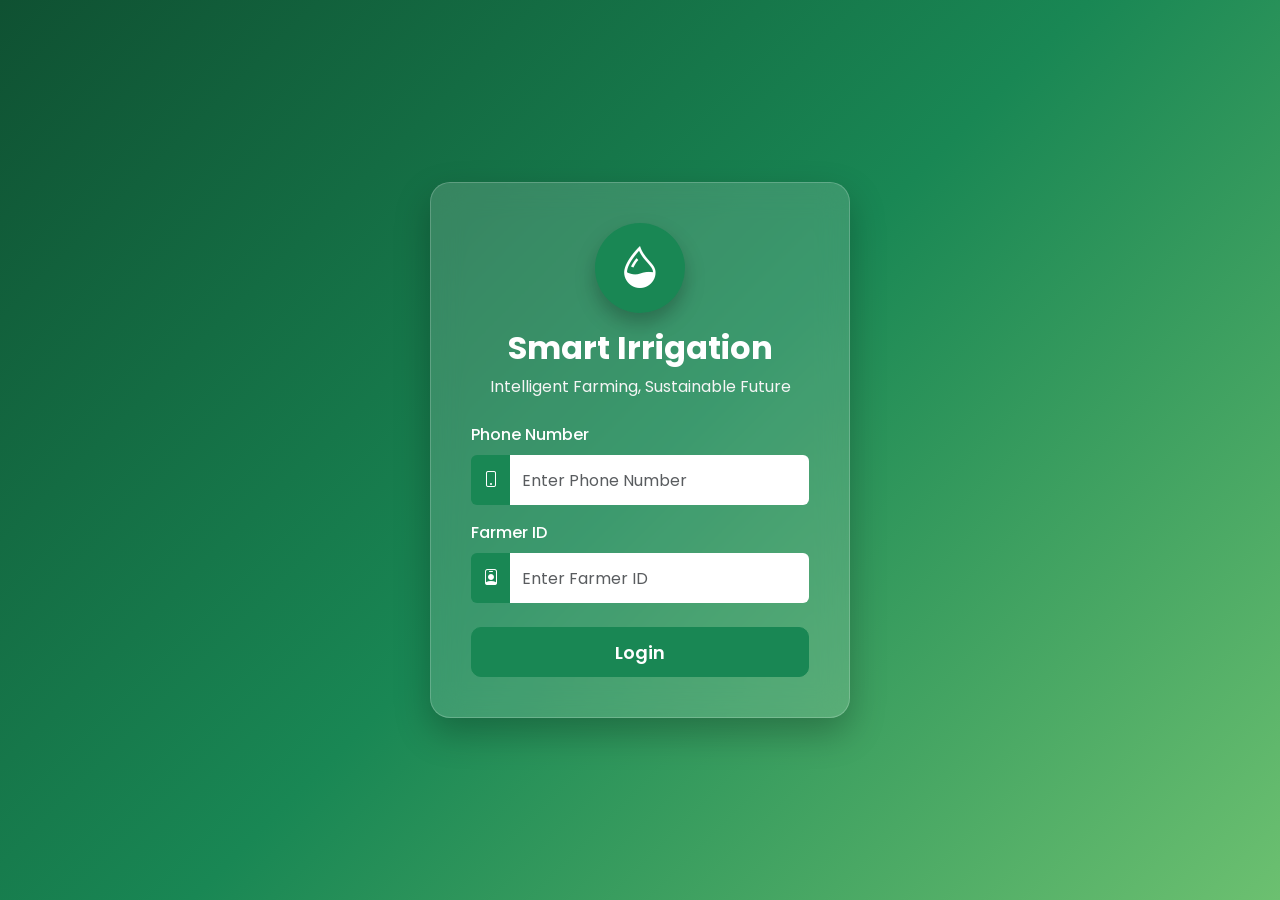
<file: index.html>
<!DOCTYPE html>
<html lang="en">

<head>

    <meta charset="UTF-8">
    <meta name="viewport" content="width=device-width, initial-scale=1.0">

    <title>Smart Irrigation System</title>

    <!-- Bootstrap -->

    <link href="https://cdn.jsdelivr.net/npm/bootstrap@5.3.3/dist/css/bootstrap.min.css" rel="stylesheet">

    <!-- Bootstrap Icons -->

    <link rel="stylesheet"
    href="https://cdn.jsdelivr.net/npm/bootstrap-icons@1.11.3/font/bootstrap-icons.min.css">

    <!-- Google Font -->

    <link rel="preconnect" href="https://fonts.googleapis.com">

    <link rel="preconnect" href="https://fonts.gstatic.com" crossorigin>

    <link href="https://fonts.googleapis.com/css2?family=Poppins:wght@300;400;500;600;700&display=swap"
    rel="stylesheet">

    <!-- CSS -->

    <link rel="stylesheet" href="css/common.css">

    <link rel="stylesheet" href="css/login.css">

</head>

<body>

<div class="login-page">

    <div class="login-card">

        <div class="text-center mb-4">

            <div class="logo-circle">

                <i class="bi bi-droplet-half"></i>

            </div>

            <h2 class="mt-3">

                Smart Irrigation

            </h2>

            <p class="text-muted">

                Intelligent Farming, Sustainable Future

            </p>

        </div>

        <form id="loginForm">

            <div class="mb-3">

                <label class="form-label">

                    Phone Number

                </label>

                <div class="input-group">

                    <span class="input-group-text">

                        <i class="bi bi-phone"></i>

                    </span>

                    <input
                    type="text"
                    id="phone"
                    class="form-control"
                    placeholder="Enter Phone Number"
                    required>

                </div>

            </div>

            <div class="mb-4">

                <label class="form-label">

                    Farmer ID

                </label>

                <div class="input-group">

                    <span class="input-group-text">

                        <i class="bi bi-person-badge"></i>

                    </span>

                    <input
                    type="text"
                    id="farmerId"
                    class="form-control"
                    placeholder="Enter Farmer ID"
                    required>

                </div>

            </div>

            <button
            type="submit"
            class="btn btn-success w-100 login-btn">

                Login

            </button>

        </form>

    </div>

</div>

<script src="js/config.js"></script>

<script src="js/login.js?v=3"></script>

</body>

</html>
</file>
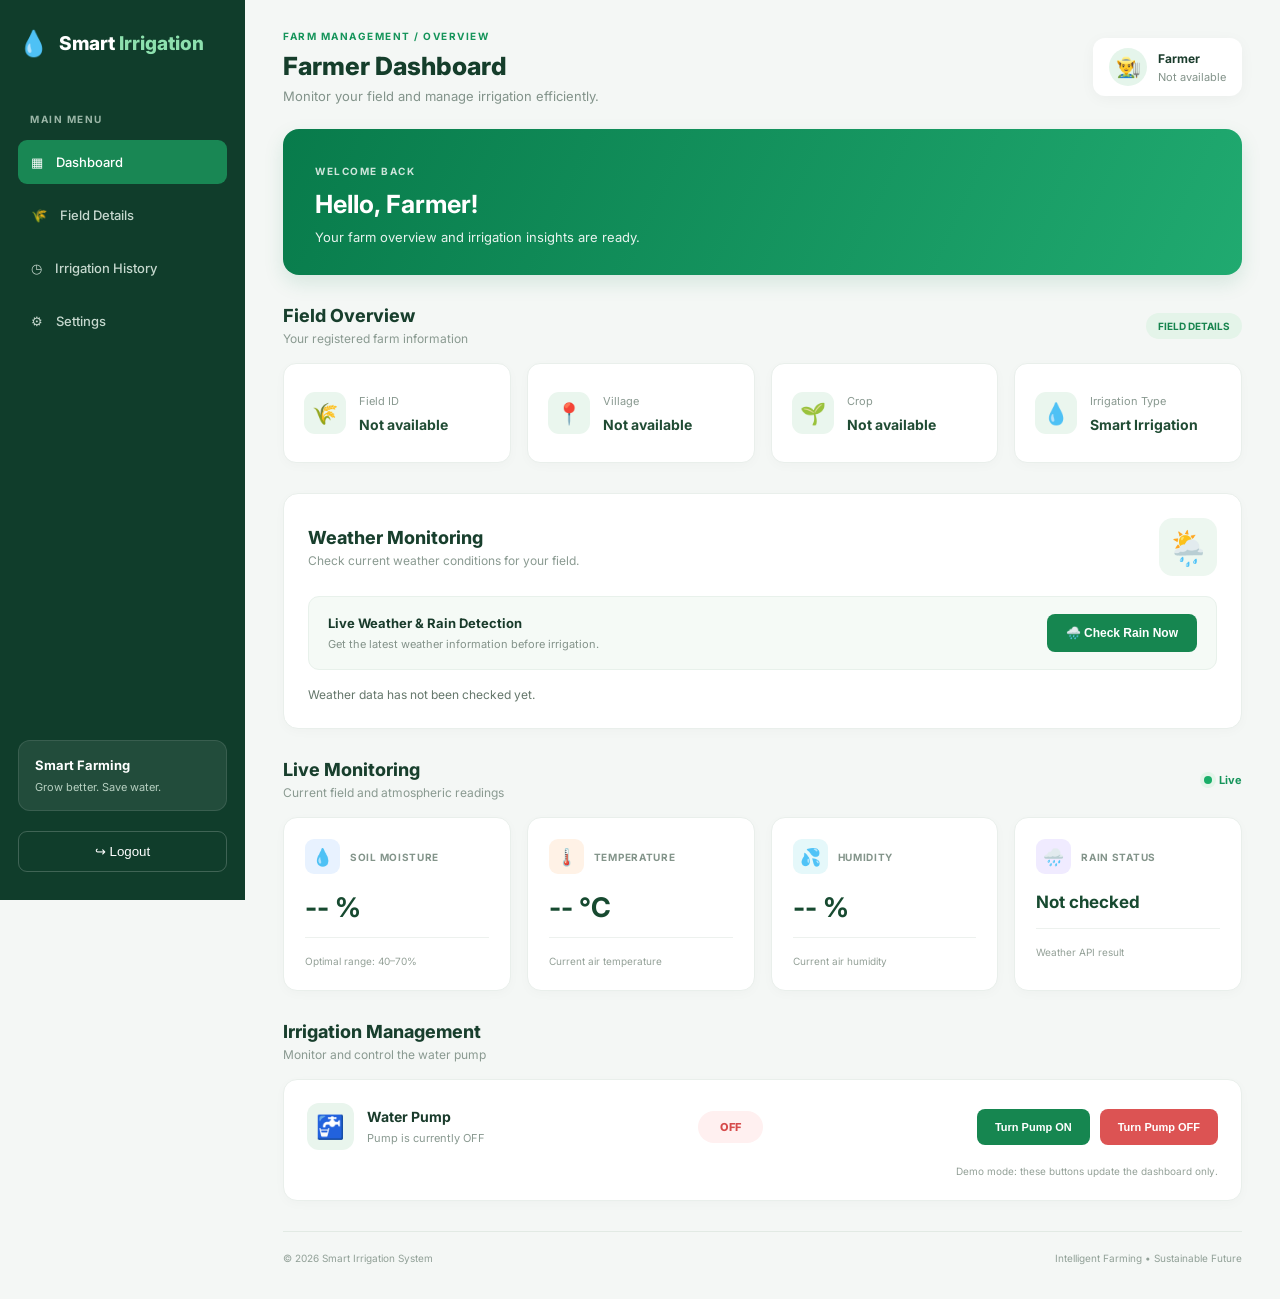
<file: dashboard.html>
<!DOCTYPE html>
<html lang="en">
<head>
    <meta charset="UTF-8">
    <meta name="viewport" content="width=device-width, initial-scale=1.0">
    <title>Smart Irrigation | Farmer Dashboard</title>

    <link rel="stylesheet" href="css/common.css">
    <link rel="stylesheet" href="css/dashboard.css">
    <link rel="preconnect" href="https://fonts.googleapis.com">
    <link rel="preconnect" href="https://fonts.gstatic.com" crossorigin>
    <link href="https://fonts.googleapis.com/css2?family=Inter:wght@400;500;600;700;800&display=swap" rel="stylesheet">
</head>

<body>
<div class="dashboard">

    <aside class="sidebar">
        <div class="logo">
            <span class="logo-icon">💧</span>
            <span>Smart<span class="logo-light">Irrigation</span></span>
        </div>

        <p class="nav-label">MAIN MENU</p>

        <nav>
            <a class="active" href="dashboard.html"><span>▦</span> Dashboard</a>
            <a href="field-details.html"><span>🌾</span> Field Details</a>
            <a href="history.html"><span>◷</span> Irrigation History</a>
            <a href="settings.html"><span>⚙</span> Settings</a>
        </nav>

        <div class="sidebar-bottom">
            <div class="help-card">
                <strong>Smart Farming</strong>
                <small>Grow better. Save water.</small>
            </div>
            <button class="logout-btn" onclick="logout()">↪ Logout</button>
        </div>
    </aside>

    <main class="main-content">

        <header class="topbar">
            <div>
                <p class="eyebrow">FARM MANAGEMENT / OVERVIEW</p>
                <h1>Farmer Dashboard</h1>
                <p class="page-subtitle">Monitor your field and manage irrigation efficiently.</p>
            </div>

            <div class="farmer-profile">
                <div class="profile-avatar">👨‍🌾</div>
                <div>
                    <strong id="farmerName">Farmer</strong>
                    <small id="farmerId">F001</small>
                </div>
            </div>
        </header>

        <section class="welcome-card">
            <div>
                <span class="welcome-label">WELCOME BACK</span>
                <h2>Hello, <span id="welcomeName">Farmer</span>!</h2>
                <p>Your farm overview and irrigation insights are ready.</p>
            </div>
            <div class="welcome-art"></div>
        </section>

        <section class="section">
            <div class="section-heading">
                <div>
                    <h2>Field Overview</h2>
                    <p>Your registered farm information</p>
                </div>
                <span class="section-tag">FIELD DETAILS</span>
            </div>

            <div class="info-grid">
                <div class="info-card">
                    <div class="info-icon">🌾</div>
                    <div>
                        <span>Field ID</span>
                        <strong id="fieldId">-</strong>
                    </div>
                </div>

                <div class="info-card">
                    <div class="info-icon">📍</div>
                    <div>
                        <span>Village</span>
                        <strong id="village">-</strong>
                    </div>
                </div>

                <div class="info-card">
                    <div class="info-icon">🌱</div>
                    <div>
                        <span>Crop</span>
                        <strong id="crop">-</strong>
                    </div>
                </div>

                <div class="info-card">
                    <div class="info-icon">💧</div>
                    <div>
                        <span>Irrigation Type</span>
                        <strong>Smart Irrigation</strong>
                    </div>
                </div>
            </div>
        </section>

        <section class="section weather-panel">
            <div class="section-heading">
                <div>
                    <h2>Weather Monitoring</h2>
                    <p>Check current weather conditions for your field.</p>
                </div>
                <div class="weather-icon">🌦️</div>
            </div>

            <div class="weather-action">
                <div>
                    <strong>Live Weather & Rain Detection</strong>
                    <small>Get the latest weather information before irrigation.</small>
                </div>

                <button id="checkRainBtn" type="button" onclick="checkRain()">
                    🌧️ Check Rain Now
                </button>
            </div>

            <p id="rainMessage" class="rain-message" role="status">
                Weather data has not been checked yet.
            </p>
        </section>

        <section class="section">
            <div class="section-heading">
                <div>
                    <h2>Live Monitoring</h2>
                    <p>Current field and atmospheric readings</p>
                </div>
                <span class="live-status"><span></span> Live</span>
            </div>

            <div class="sensor-grid">

                <div class="sensor-card">
                    <div class="sensor-top">
                        <span class="sensor-icon blue">💧</span>
                        <span class="sensor-label">SOIL MOISTURE</span>
                    </div>
                    <h3 id="soilMoisture">-- %</h3>
                    <div class="sensor-footer">
                        <span>Optimal range: 40–70%</span>
                    </div>
                </div>

                <div class="sensor-card">
                    <div class="sensor-top">
                        <span class="sensor-icon orange">🌡️</span>
                        <span class="sensor-label">TEMPERATURE</span>
                    </div>
                    <h3 id="temperature">-- °C</h3>
                    <div class="sensor-footer">
                        <span>Current air temperature</span>
                    </div>
                </div>

                <div class="sensor-card">
                    <div class="sensor-top">
                        <span class="sensor-icon cyan">💦</span>
                        <span class="sensor-label">HUMIDITY</span>
                    </div>
                    <h3 id="humidity">-- %</h3>
                    <div class="sensor-footer">
                        <span>Current air humidity</span>
                    </div>
                </div>

                <div class="sensor-card rain-sensor">
                    <div class="sensor-top">
                        <span class="sensor-icon purple">🌧️</span>
                        <span class="sensor-label">RAIN STATUS</span>
                    </div>
                    <h3 id="rainStatus">Not checked</h3>
                    <div class="sensor-footer">
                        <span>Weather API result</span>
                    </div>
                </div>

            </div>
        </section>

        <section class="section">
            <div class="section-heading">
                <div>
                    <h2>Irrigation Management</h2>
                    <p>Monitor and control the water pump</p>
                </div>
            </div>

            <div class="pump-card">
                <div class="pump-details">
                    <div class="pump-icon">🚰</div>
                    <div>
                        <h3>Water Pump</h3>
                        <p id="pumpText">Pump is currently OFF</p>
                    </div>
                </div>

                <div id="pumpIndicator" class="pump-indicator off">OFF</div>

                <div class="pump-buttons">
                    <button class="pump-on" onclick="setPump('ON')">
                        Turn Pump ON
                    </button>
                    <button class="pump-off" onclick="setPump('OFF')">
                        Turn Pump OFF
                    </button>
                </div>

                <p id="pumpNote" class="pump-note">
                    Demo mode: these buttons update the dashboard only.
                </p>
            </div>
        </section>

        <footer class="footer">
            <p>© 2026 Smart Irrigation System</p>
            <p>Intelligent Farming • Sustainable Future</p>
        </footer>

    </main>
</div>

<script src="js/dashboard.js"></script>
</body>
</html>
</file>
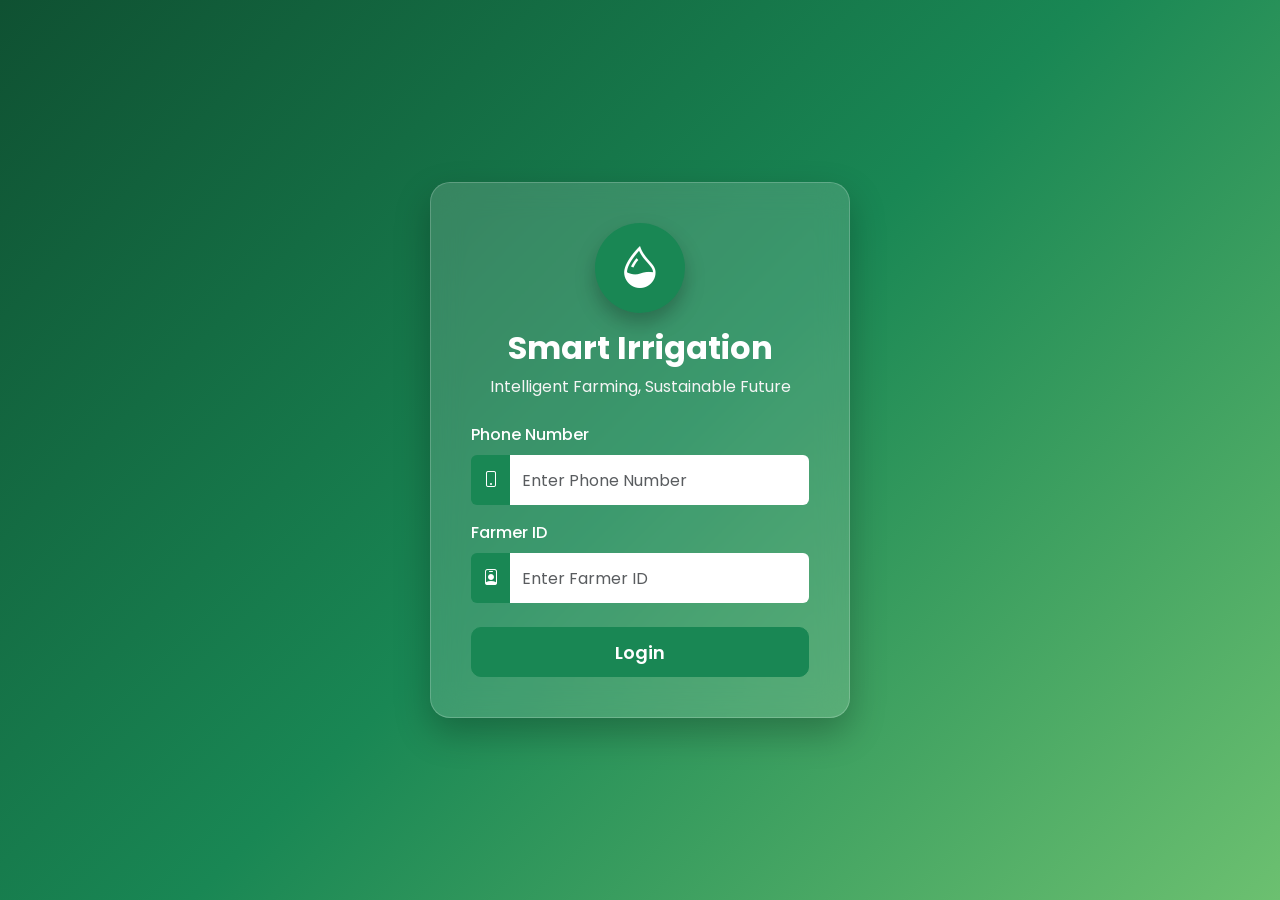
<file: field-details.html>
<!DOCTYPE html>
<html lang="en">
<head>
    <meta charset="UTF-8">
    <meta name="viewport" content="width=device-width, initial-scale=1.0">
    <title>Field Details | Smart Irrigation</title>

    <link rel="stylesheet" href="css/common.css">
    <link rel="stylesheet" href="css/dashboard.css">
    <link rel="stylesheet" href="css/field-details.css">

    <link rel="preconnect" href="https://fonts.googleapis.com">
    <link href="https://fonts.googleapis.com/css2?family=Inter:wght@400;500;600;700;800&display=swap" rel="stylesheet">
</head>

<body>
<div class="dashboard">

    <aside class="sidebar">
        <div class="logo">
            <span class="logo-icon">💧</span>
            <span>Smart<span class="logo-light">Irrigation</span></span>
        </div>

        <p class="nav-label">MAIN MENU</p>

        <nav>
            <a href="dashboard.html"><span>▦</span> Dashboard</a>
            <a class="active" href="field-details.html"><span>🌾</span> Field Details</a>
            <a href="history.html"><span>◷</span> Irrigation History</a>
            <a href="settings.html"><span>⚙</span> Settings</a>
        </nav>

        <div class="sidebar-bottom">
            <div class="help-card">
                <strong>Smart Farming</strong>
                <small>Grow better. Save water.</small>
            </div>

            <button class="logout-btn" onclick="logout()">↪ Logout</button>
        </div>
    </aside>

    <main class="main-content">

        <header class="topbar">
            <div>
                <p class="eyebrow">FARM MANAGEMENT / FIELD DETAILS</p>
                <h1>Field Details</h1>
                <p class="page-subtitle">View your registered field and crop information.</p>
            </div>

            <div class="farmer-profile">
                <div class="profile-avatar">👨‍🌾</div>
                <div>
                    <strong id="farmerName">Farmer</strong>
                    <small id="farmerId">F001</small>
                </div>
            </div>
        </header>

        <section class="field-banner">
            <div>
                <span>REGISTERED AGRICULTURAL FIELD</span>
                <h2 id="fieldTitle">Your Field</h2>
                <p>Manage and monitor your agricultural land.</p>
            </div>
            <div class="banner-icon">🌾</div>
        </section>

        <section class="section">
            <div class="section-heading">
                <div>
                    <h2>Basic Field Information</h2>
                    <p>Details associated with your registered field</p>
                </div>
                <span class="section-tag">FIELD PROFILE</span>
            </div>

            <div class="detail-grid">

                <div class="detail-card">
                    <div class="detail-icon">🆔</div>
                    <span>Field ID</span>
                    <strong id="fieldId">-</strong>
                </div>

                <div class="detail-card">
                    <div class="detail-icon">👨‍🌾</div>
                    <span>Farmer Name</span>
                    <strong id="detailFarmer">-</strong>
                </div>

                <div class="detail-card">
                    <div class="detail-icon">📞</div>
                    <span>Phone Number</span>
                    <strong id="phone">-</strong>
                </div>

                <div class="detail-card">
                    <div class="detail-icon">📍</div>
                    <span>Village</span>
                    <strong id="village">-</strong>
                </div>

            </div>
        </section>

        <section class="section">
            <div class="section-heading">
                <div>
                    <h2>Crop Information</h2>
                    <p>Information about the crop cultivated in your field</p>
                </div>
            </div>

            <div class="crop-panel">
                <div class="crop-visual">🌱</div>

                <div class="crop-content">
                    <span>CURRENTLY CULTIVATED CROP</span>
                    <h2 id="crop">-</h2>
                    <p>Crop registered for this agricultural field.</p>
                </div>

                <div class="crop-status">
                    <span class="status-dot"></span>
                    Registered
                </div>
            </div>
        </section>

        <section class="section">
            <div class="section-heading">
                <div>
                    <h2>Field Monitoring</h2>
                    <p>Latest available field readings</p>
                </div>
                <span class="section-tag">LATEST DATA</span>
            </div>

            <div class="detail-grid">

                <div class="detail-card">
                    <div class="detail-icon">💧</div>
                    <span>Soil Moisture</span>
                    <strong id="soilMoisture">-- %</strong>
                    <small>Optimal range: 40–70%</small>
                </div>

                <div class="detail-card">
                    <div class="detail-icon">🌡️</div>
                    <span>Temperature</span>
                    <strong id="temperature">-- °C</strong>
                    <small>Current air temperature</small>
                </div>

                <div class="detail-card">
                    <div class="detail-icon">💦</div>
                    <span>Humidity</span>
                    <strong id="humidity">-- %</strong>
                    <small>Current air humidity</small>
                </div>

                <div class="detail-card">
                    <div class="detail-icon">🌧️</div>
                    <span>Rain Status</span>
                    <strong id="rainStatus">Not checked</strong>
                    <small>Latest weather result</small>
                </div>

            </div>
        </section>

        <section class="section location-panel">
            <div>
                <h2>📍 Field Location</h2>
                <p>Registered location of your agricultural field.</p>
                <strong id="locationText">Location information not available</strong>
            </div>
            <div class="location-icon">🗺️</div>
        </section>

        <div class="page-actions">
            <a href="dashboard.html">← Back to Dashboard</a>
        </div>

        <footer class="footer">
            <p>© 2026 Smart Irrigation System</p>
            <p>Intelligent Farming • Sustainable Future</p>
        </footer>

    </main>
</div>

<script>
document.addEventListener("DOMContentLoaded", function () {

    const savedData = localStorage.getItem("loggedInFarmer");

    if (!savedData) {
        window.location.href = "index.html";
        return;
    }

    const farmer = JSON.parse(savedData);

    document.getElementById("farmerName").textContent =
        farmer.name || "Farmer";

    document.getElementById("farmerId").textContent =
        farmer.farmerId || "-";

    document.getElementById("fieldTitle").textContent =
        "Field " + (farmer.fieldId || "-");

    document.getElementById("fieldId").textContent =
        farmer.fieldId || "-";

    document.getElementById("detailFarmer").textContent =
        farmer.name || "-";

    document.getElementById("phone").textContent =
        farmer.phone || "-";

    document.getElementById("village").textContent =
        farmer.village || "-";

    document.getElementById("crop").textContent =
        farmer.crop || "-";

    const weatherData = JSON.parse(
        localStorage.getItem("latestWeatherData") || "{}"
    );

    document.getElementById("soilMoisture").textContent =
        weatherData.soilMoisture !== undefined
            ? weatherData.soilMoisture + " %"
            : "-- %";

    document.getElementById("temperature").textContent =
        weatherData.temperature !== undefined
            ? weatherData.temperature + " °C"
            : "-- °C";

    document.getElementById("humidity").textContent =
        weatherData.humidity !== undefined
            ? weatherData.humidity + " %"
            : "-- %";

    document.getElementById("rainStatus").textContent =
        weatherData.rainStatus || "Not checked";

    if (farmer.latitude && farmer.longitude) {
        document.getElementById("locationText").textContent =
            farmer.latitude + ", " + farmer.longitude;
    } else {
        document.getElementById("locationText").textContent =
            farmer.village || "Location information not available";
    }
});

function logout() {
    localStorage.removeItem("loggedInFarmer");
    window.location.href = "index.html";
}
</script>

</body>
</html>
</file>
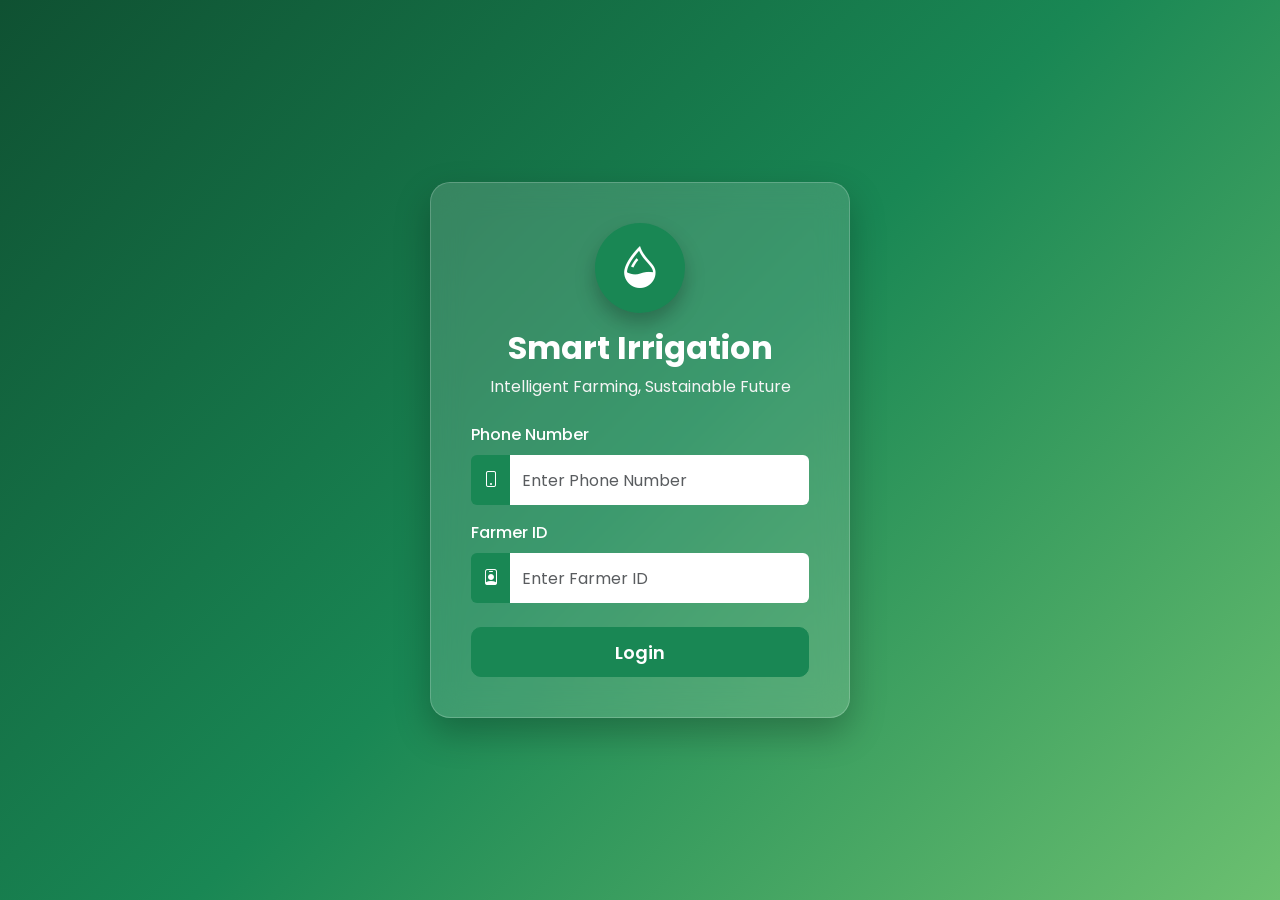
<file: history.html>
<!DOCTYPE html>
<html lang="en">
<head>
    <meta charset="UTF-8">
    <meta name="viewport" content="width=device-width, initial-scale=1.0">

    <title>Irrigation History | Smart Irrigation</title>

    <link rel="stylesheet" href="css/common.css">
    <link rel="stylesheet" href="css/dashboard.css">
    <link rel="stylesheet" href="css/history.css">

    <link rel="preconnect" href="https://fonts.googleapis.com">
    <link href="https://fonts.googleapis.com/css2?family=Inter:wght@400;500;600;700;800&display=swap" rel="stylesheet">
</head>

<body>

<div class="dashboard">

    <!-- SIDEBAR -->
    <aside class="sidebar">

        <div class="logo">
            💧 <span>Smart Irrigation</span>
        </div>

        <p class="nav-label">MAIN MENU</p>

        <nav>
            <a href="dashboard.html">▦ Dashboard</a>
            <a href="field-details.html">🌾 Field Details</a>
            <a class="active" href="history.html">📊 Irrigation History</a>
            <a href="settings.html">⚙️ Settings</a>
        </nav>

        <div class="sidebar-bottom">

            <div class="help-card">
                <span>🌱</span>
                <strong>Smart Farming</strong>
                <small>Grow better. Save water.</small>
            </div>

            <button class="logout-btn" onclick="logout()">
                ↪ Logout
            </button>

        </div>

    </aside>


    <!-- MAIN CONTENT -->
    <main class="main-content">

        <!-- TOPBAR -->
        <header class="topbar">

            <div>
                <p class="eyebrow">FARM MANAGEMENT / HISTORY</p>
                <h1>Irrigation History</h1>
                <p class="page-subtitle">
                    Track your previous weather checks and irrigation activities.
                </p>
            </div>

            <div class="farmer-profile">
                👨‍🌾
                <div>
                    <strong id="farmerName">Farmer</strong>
                    <small id="farmerId">F001</small>
                </div>
            </div>

        </header>


        <!-- WELCOME BANNER -->
        <section class="history-banner">

            <div>
                <span>IRRIGATION ACTIVITY REPORT</span>

                <h2>Your Field Activity</h2>

                <p>
                    Monitor previous weather conditions, soil moisture
                    and irrigation decisions.
                </p>
            </div>

            <div class="banner-icon">📊</div>

        </section>


        <!-- SUMMARY CARDS -->
        <section class="section">

            <div class="section-heading">
                <div>
                    <h2>History Overview</h2>
                    <p>Summary of your recorded irrigation activities</p>
                </div>

                <span class="section-tag">SUMMARY</span>
            </div>

            <div class="history-summary">

                <div class="summary-card">
                    <div class="summary-icon">📋</div>
                    <span>Total Records</span>
                    <h2 id="totalRecords">0</h2>
                    <small>Saved history entries</small>
                </div>

                <div class="summary-card">
                    <div class="summary-icon">💧</div>
                    <span>Average Soil Moisture</span>
                    <h2 id="averageMoisture">--</h2>
                    <small>Based on available readings</small>
                </div>

                <div class="summary-card">
                    <div class="summary-icon">🌧️</div>
                    <span>Rain Records</span>
                    <h2 id="rainRecords">0</h2>
                    <small>Records showing rain</small>
                </div>

                <div class="summary-card">
                    <div class="summary-icon">🚰</div>
                    <span>Pump ON Records</span>
                    <h2 id="pumpRecords">0</h2>
                    <small>Recorded pump activations</small>
                </div>

            </div>

        </section>


        <!-- HISTORY TABLE -->
        <section class="section">

            <div class="section-heading history-heading">

                <div>
                    <h2>Activity Records</h2>
                    <p>Detailed history of your field activities</p>
                </div>

                <button class="refresh-btn" onclick="loadHistory()">
                    ↻ Refresh History
                </button>

            </div>


            <!-- SEARCH AND FILTER -->
            <div class="history-toolbar">

                <input
                    type="text"
                    id="searchHistory"
                    placeholder="Search by date, crop, rain or action..."
                >

                <select id="statusFilter">
                    <option value="all">All Records</option>
                    <option value="rain">Rain Detected</option>
                    <option value="no-rain">No Rain</option>
                    <option value="pump-on">Pump ON</option>
                    <option value="pump-off">Pump OFF</option>
                </select>

            </div>


            <!-- MESSAGE -->
            <p id="historyMessage" class="history-message">
                Loading irrigation history...
            </p>


            <!-- TABLE -->
            <div class="table-container">

                <table>

                    <thead>
                        <tr>
                            <th>Date & Time</th>
                            <th>Field</th>
                            <th>Crop</th>
                            <th>Soil Moisture</th>
                            <th>Temperature</th>
                            <th>Humidity</th>
                            <th>Rain</th>
                            <th>Pump Status</th>
                            <th>Action</th>
                        </tr>
                    </thead>

                    <tbody id="historyTableBody">

                        <tr>
                            <td colspan="9" class="empty-row">
                                Loading records...
                            </td>
                        </tr>

                    </tbody>

                </table>

            </div>

            <div class="table-footer">
                <span id="recordCount">Showing 0 records</span>
            </div>

        </section>


        <!-- INFORMATION -->
        <section class="history-info">

            <div class="info-symbol">💡</div>

            <div>
                <h3>Why is irrigation history important?</h3>

                <p>
                    Reviewing previous soil moisture and weather readings
                    helps farmers understand irrigation patterns, avoid
                    unnecessary watering and make better farming decisions.
                </p>
            </div>

        </section>


        <!-- FOOTER -->
        <footer class="footer">
            <p>© 2026 Smart Irrigation System</p>
            <p>Intelligent Farming • Sustainable Future</p>
        </footer>

    </main>

</div>


<script>

const HISTORY_API =
    "http://localhost:5678/webhook/irrigation-history";

let allHistoryRecords = [];


// CHECK LOGIN AND LOAD FARMER DETAILS
document.addEventListener("DOMContentLoaded", function () {

    const savedFarmer = localStorage.getItem("loggedInFarmer");

    if (!savedFarmer) {
        window.location.href = "index.html";
        return;
    }

    const farmer = JSON.parse(savedFarmer);

    document.getElementById("farmerName").textContent =
        farmer.name || "Farmer";

    document.getElementById("farmerId").textContent =
        farmer.farmerId || "-";

    document.getElementById("searchHistory")
        .addEventListener("input", filterHistory);

    document.getElementById("statusFilter")
        .addEventListener("change", filterHistory);

    loadHistory();

});


// FETCH IRRIGATION HISTORY FROM N8N
async function loadHistory() {

    const message = document.getElementById("historyMessage");
    const tableBody = document.getElementById("historyTableBody");

    message.textContent = "Loading irrigation history...";

    tableBody.innerHTML = `
        <tr>
            <td colspan="9" class="empty-row">
                Loading records...
            </td>
        </tr>
    `;

    try {

        const farmer = JSON.parse(
            localStorage.getItem("loggedInFarmer") || "{}"
        );

        if (!farmer.farmerId || !farmer.fieldId) {
            throw new Error("Farmer ID or Field ID is missing.");
        }

        const url = new URL(HISTORY_API);

        url.searchParams.set("farmerId", farmer.farmerId);
        url.searchParams.set("fieldId", farmer.fieldId);

        const response = await fetch(url.toString());

        const rawData = await response.text();

        if (!response.ok) {
            throw new Error("Server error: " + response.status);
        }

        if (!rawData.trim()) {
            throw new Error("n8n returned an empty response.");
        }

        const data = JSON.parse(rawData);

        // Accept either a direct array or an object containing data
        allHistoryRecords = Array.isArray(data)
            ? data
            : Array.isArray(data.data)
                ? data.data
                : Array.isArray(data.records)
                    ? data.records
                    : [];

        // Newest records first
        allHistoryRecords.sort((a, b) => {
            return new Date(b.Time || 0) - new Date(a.Time || 0);
        });

        updateSummary(allHistoryRecords);
        displayHistory(allHistoryRecords);

        message.textContent = allHistoryRecords.length
            ? "Your irrigation history has been loaded successfully."
            : "No irrigation records found for this field.";

    } catch (error) {

        console.error("History loading error:", error);

        message.textContent =
            "Unable to load history: " + error.message;

        tableBody.innerHTML = `
            <tr>
                <td colspan="9" class="empty-row">
                    No records available. Please refresh and try again.
                </td>
            </tr>
        `;

        updateSummary([]);

    }

}


// UPDATE SUMMARY CARDS
function updateSummary(records) {

    document.getElementById("totalRecords").textContent =
        records.length;

    const moistureValues = records
        .map(r => Number(r["Soil Moisture"]))
        .filter(v => Number.isFinite(v) && v > 0);

    const average = moistureValues.length
        ? moistureValues.reduce((a, b) => a + b, 0) /
          moistureValues.length
        : null;

    document.getElementById("averageMoisture").textContent =
        average === null ? "--" : average.toFixed(1) + "%";

    const rainCount = records.filter(r => {
        return String(r.Rain || "").toLowerCase()
            .includes("rain") &&
            !String(r.Rain || "").toLowerCase()
                .includes("no rain");
    }).length;

    document.getElementById("rainRecords").textContent =
        rainCount;

    const pumpCount = records.filter(r =>
        String(r["Pump Status"] || "").toUpperCase() === "ON"
    ).length;

    document.getElementById("pumpRecords").textContent =
        pumpCount;

}


// DISPLAY HISTORY TABLE
function displayHistory(records) {

    const tableBody =
        document.getElementById("historyTableBody");

    tableBody.innerHTML = "";

    if (!records.length) {

        tableBody.innerHTML = `
            <tr>
                <td colspan="9" class="empty-row">
                    No matching records found.
                </td>
            </tr>
        `;

        document.getElementById("recordCount").textContent =
            "Showing 0 records";

        return;
    }

    records.forEach(record => {

        const row = document.createElement("tr");

        const date = formatDate(record.Time);

        const field = record.Field || "-";
        const crop = record.Crop || "-";

        const moisture = record["Soil Moisture"] !== ""
            && record["Soil Moisture"] !== undefined
            ? record["Soil Moisture"] + "%"
            : "--";

        const temperature = record.Temperature !== ""
            && record.Temperature !== undefined
            ? record.Temperature + " °C"
            : "--";

        const humidity = record.Humidity !== ""
            && record.Humidity !== undefined
            ? record.Humidity + "%"
            : "--";

        const rain = record.Rain || "-";
        const pump = record["Pump Status"] || "-";
        const action = record.Action || "-";

        const rainClass = isRainDetected(rain)
            ? "rain-badge"
            : "clear-badge";

        const pumpClass = String(pump).toUpperCase() === "ON"
            ? "pump-on-badge"
            : "pump-off-badge";

        row.innerHTML = `
            <td>${escapeHTML(date)}</td>
            <td>${escapeHTML(field)}</td>
            <td>${escapeHTML(crop)}</td>
            <td>${escapeHTML(moisture)}</td>
            <td>${escapeHTML(temperature)}</td>
            <td>${escapeHTML(humidity)}</td>
            <td>
                <span class="status-badge ${rainClass}">
                    ${escapeHTML(rain)}
                </span>
            </td>
            <td>
                <span class="status-badge ${pumpClass}">
                    ${escapeHTML(pump)}
                </span>
            </td>
            <td>${escapeHTML(action)}</td>
        `;

        tableBody.appendChild(row);

    });

    document.getElementById("recordCount").textContent =
        "Showing " + records.length + " records";

}


// DATE FORMATTING
function formatDate(value) {

    if (!value) return "-";

    const date = new Date(value);

    if (Number.isNaN(date.getTime())) {
        return String(value);
    }

    return date.toLocaleString("en-IN", {
        day: "2-digit",
        month: "short",
        year: "numeric",
        hour: "2-digit",
        minute: "2-digit"
    });

}


// RAIN DETECTION
function isRainDetected(value) {

    const rain = String(value).toLowerCase();

    return rain.includes("rain") &&
           !rain.includes("no rain") &&
           !rain.includes("clear");

}


// SEARCH AND FILTER
function filterHistory() {

    const search = document
        .getElementById("searchHistory")
        .value.toLowerCase();

    const filter = document
        .getElementById("statusFilter")
        .value;

    let filtered = allHistoryRecords.filter(record => {

        const searchable = [
            record.Time,
            record.Field,
            record.Crop,
            record.Rain,
            record["Pump Status"],
            record.Action
        ].join(" ").toLowerCase();

        return searchable.includes(search);

    });

    if (filter === "rain") {

        filtered = filtered.filter(r =>
            isRainDetected(r.Rain)
        );

    } else if (filter === "no-rain") {

        filtered = filtered.filter(r =>
            !isRainDetected(r.Rain)
        );

    } else if (filter === "pump-on") {

        filtered = filtered.filter(r =>
            String(r["Pump Status"]).toUpperCase() === "ON"
        );

    } else if (filter === "pump-off") {

        filtered = filtered.filter(r =>
            String(r["Pump Status"]).toUpperCase() === "OFF"
        );

    }

    displayHistory(filtered);

}


// PREVENT HTML INJECTION IN TABLE VALUES
function escapeHTML(value) {

    return String(value ?? "-").replace(/[&<>"']/g, char => ({
        "&": "&amp;",
        "<": "&lt;",
        ">": "&gt;",
        '"': "&quot;",
        "'": "&#39;"
    })[char]);

}


// LOGOUT
function logout() {

    localStorage.removeItem("loggedInFarmer");

    window.location.href = "index.html";

}

</script>

</body>
</html>
</file>
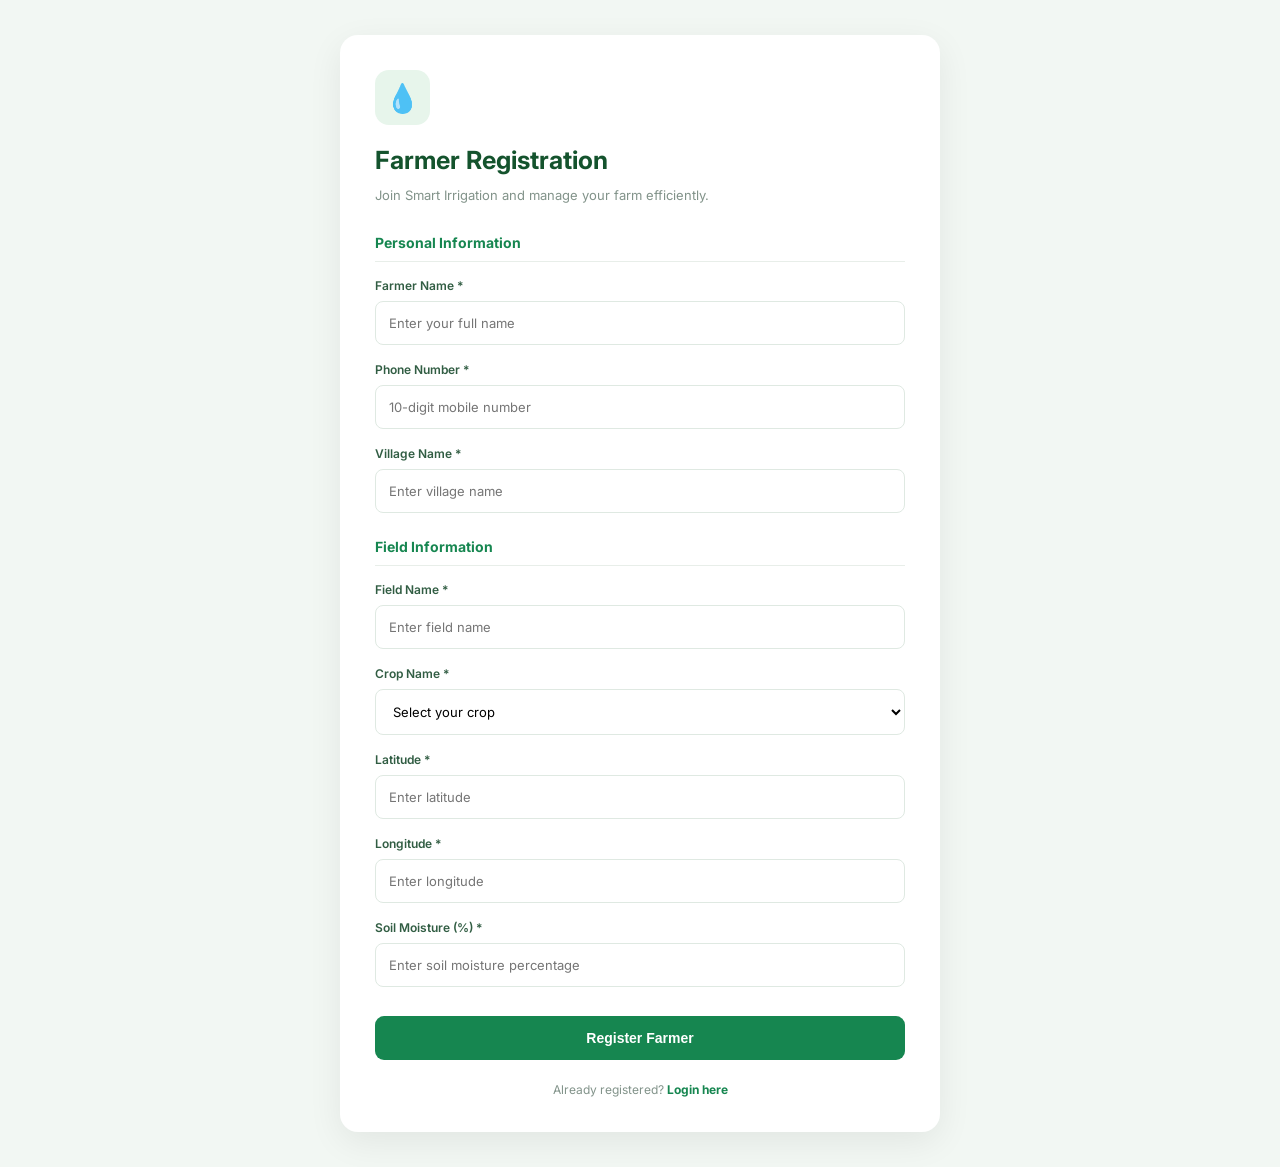
<file: register.html>
<!DOCTYPE html>
<html lang="en">
<head>
    <meta charset="UTF-8">
    <meta name="viewport" content="width=device-width, initial-scale=1.0">
    <title>Farmer Registration | Smart Irrigation</title>

    <link rel="stylesheet" href="css/common.css">
    <link rel="stylesheet" href="css/register.css">

    <link href="https://fonts.googleapis.com/css2?family=Inter:wght@400;500;600;700;800&display=swap" rel="stylesheet">
</head>

<body>

<div class="register-container">
    <div class="register-card">

        <div class="register-logo">💧</div>

        <h1>Farmer Registration</h1>
        <p class="subtitle">Join Smart Irrigation and manage your farm efficiently.</p>

        <form id="registerForm">

            <h3>Personal Information</h3>

            <div class="form-group">
                <label>Farmer Name *</label>
                <input type="text" id="name"
                       placeholder="Enter your full name" required>
            </div>

            <div class="form-group">
                <label>Phone Number *</label>
                <input type="tel" id="phone"
                       placeholder="10-digit mobile number"
                       pattern="[6-9][0-9]{9}"
                       maxlength="10" required>
            </div>

            <div class="form-group">
                <label>Village Name *</label>
                <input type="text" id="village"
                       placeholder="Enter village name" required>
            </div>

            <h3>Field Information</h3>

            <div class="form-group">
                <label>Field Name *</label>
                <input type="text" id="field"
                       placeholder="Enter field name" required>
            </div>

            <div class="form-group">
                <label>Crop Name *</label>
                <select id="crop" required>
                    <option value="">Select your crop</option>
                    <option value="Wheat">Wheat</option>
                    <option value="Rice">Rice</option>
                    <option value="Maize">Maize</option>
                    <option value="Cotton">Cotton</option>
                    <option value="Sugarcane">Sugarcane</option>
                    <option value="Mustard">Mustard</option>
                    <option value="Vegetables">Vegetables</option>
                    <option value="Other">Other</option>
                </select>
            </div>

            <!-- This field appears only when Other is selected -->
            <div class="form-group" id="otherCropGroup" style="display:none;">
                <label>Enter Crop Name *</label>
                <input type="text" id="otherCrop"
                       placeholder="Enter crop name">
            </div>

            <div class="form-group">
                <label>Latitude *</label>
                <input type="number" id="latitude"
                       step="any"
                       placeholder="Enter latitude" required>
            </div>

            <div class="form-group">
                <label>Longitude *</label>
                <input type="number" id="longitude"
                       step="any"
                       placeholder="Enter longitude" required>
            </div>

            <div class="form-group">
                <label>Soil Moisture (%) *</label>
                <input type="number" id="soilMoisture"
                       min="0" max="100"
                       step="any"
                       placeholder="Enter soil moisture percentage"
                       required>
            </div>

            <button type="submit" id="registerBtn">
                Register Farmer
            </button>

            <p id="registerMessage" role="status"></p>

        </form>

        <div class="login-link">
            Already registered?
            <a href="index.html">Login here</a>
        </div>

    </div>
</div>

<script src="js/register.js"></script>

</body>
</html>
</file>
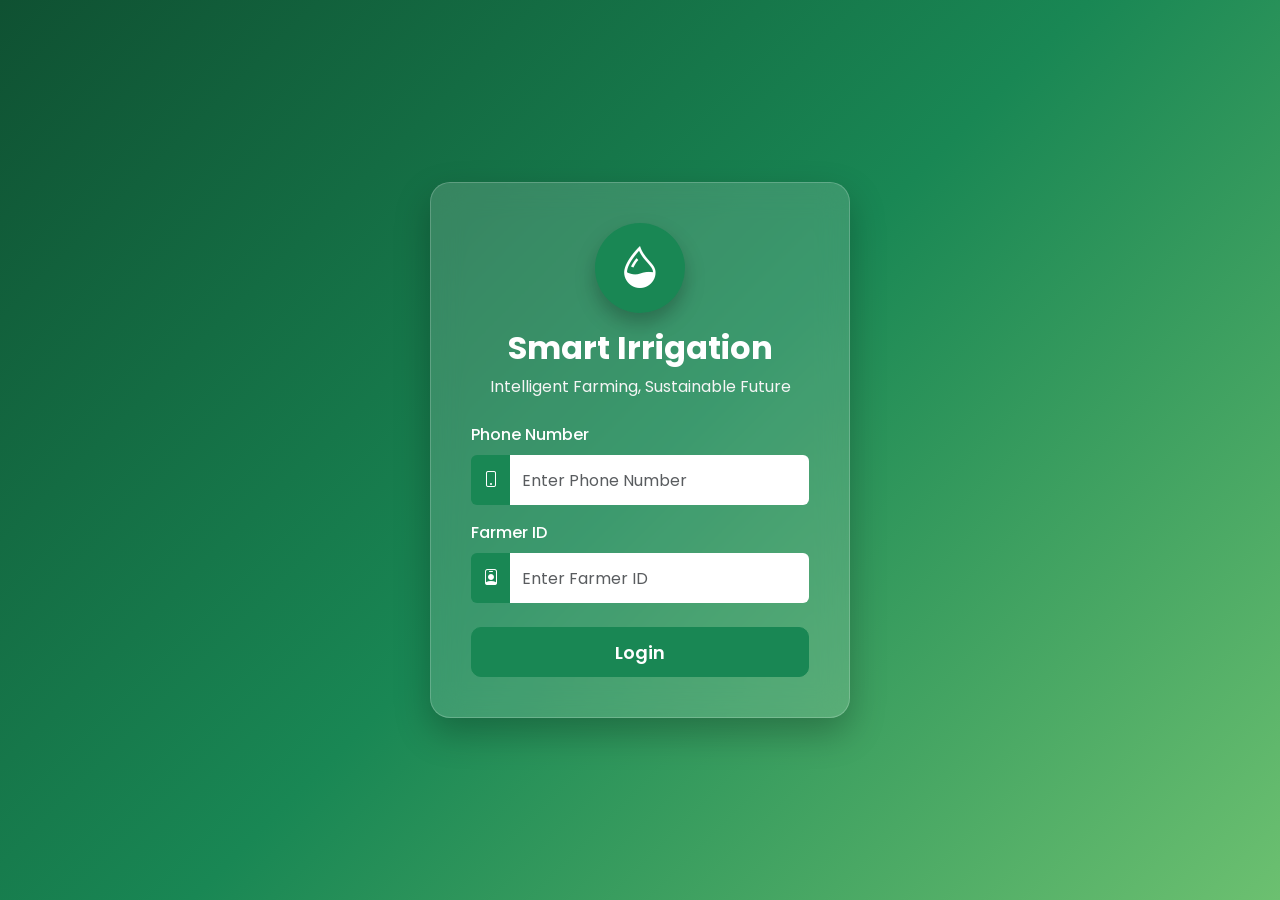
<file: settings.html>
<!DOCTYPE html>
<html lang="en">
<head>
    <meta charset="UTF-8">
    <meta name="viewport" content="width=device-width, initial-scale=1.0">

    <title>Settings | Smart Irrigation</title>

    <link rel="stylesheet" href="css/common.css">
    <link rel="stylesheet" href="css/dashboard.css">
    <link rel="stylesheet" href="css/settings.css">

    <link rel="preconnect" href="https://fonts.googleapis.com">
    <link href="https://fonts.googleapis.com/css2?family=Inter:wght@400;500;600;700;800&display=swap" rel="stylesheet">
</head>

<body>

<div class="dashboard">

    <aside class="sidebar">

        <div class="logo">
            💧 <span>Smart Irrigation</span>
        </div>

        <p class="nav-label">MAIN MENU</p>

        <nav>
            <a href="dashboard.html">▦ Dashboard</a>
            <a href="field-details.html">🌾 Field Details</a>
            <a href="history.html">📊 Irrigation History</a>
            <a class="active" href="settings.html">⚙️ Settings</a>
        </nav>

        <div class="sidebar-bottom">

            <div class="help-card">
                <span>🌱</span>
                <strong>Smart Farming</strong>
                <small>Grow better. Save water.</small>
            </div>

            <button class="logout-btn" onclick="logout()">
                ↪ Logout
            </button>

        </div>

    </aside>


    <main class="main-content">

        <!-- TOPBAR -->

        <header class="topbar">

            <div>
                <p class="eyebrow">ACCOUNT / PREFERENCES</p>
                <h1>Settings</h1>
                <p class="page-subtitle">
                    Manage your account and irrigation preferences.
                </p>
            </div>

            <div class="farmer-profile">
                👨‍🌾
                <div>
                    <strong id="farmerName">Farmer</strong>
                    <small id="farmerId">F001</small>
                </div>
            </div>

        </header>


        <!-- SETTINGS BANNER -->

        <section class="settings-banner">

            <div>
                <span>PERSONALIZE YOUR EXPERIENCE</span>
                <h2>Account Settings</h2>
                <p>
                    Customize your farming preferences and notification settings.
                </p>
            </div>

            <div class="settings-banner-icon">⚙️</div>

        </section>


        <!-- PROFILE SETTINGS -->

        <section class="settings-section">

            <div class="settings-heading">
                <h2>👨‍🌾 Farmer Profile</h2>
                <p>Your registered account information</p>
            </div>

            <div class="settings-card">

                <div class="profile-header">
                    <div class="profile-avatar-large">👨‍🌾</div>

                    <div>
                        <h3 id="profileName">Farmer</h3>
                        <span class="account-status">
                            ● Registered Farmer
                        </span>
                    </div>
                </div>

                <div class="profile-details">

                    <div>
                        <label>Farmer ID</label>
                        <strong id="profileFarmerId">-</strong>
                    </div>

                    <div>
                        <label>Phone Number</label>
                        <strong id="profilePhone">-</strong>
                    </div>

                    <div>
                        <label>Village</label>
                        <strong id="profileVillage">-</strong>
                    </div>

                    <div>
                        <label>Field ID</label>
                        <strong id="profileFieldId">-</strong>
                    </div>

                    <div>
                        <label>Crop</label>
                        <strong id="profileCrop">-</strong>
                    </div>

                </div>

                <p class="profile-note">
                    Your profile details are read from your registered farmer account.
                </p>

            </div>

        </section>


        <!-- NOTIFICATION SETTINGS -->

        <section class="settings-section">

            <div class="settings-heading">
                <h2>🔔 Notification Preferences</h2>
                <p>Choose which alerts you want to receive</p>
            </div>

            <div class="settings-card">

                <div class="setting-row">

                    <div>
                        <h3>Weather Alerts</h3>
                        <p>Receive alerts about rain and weather conditions.</p>
                    </div>

                    <label class="switch">
                        <input type="checkbox" id="weatherAlerts" checked>
                        <span class="slider"></span>
                    </label>

                </div>

                <div class="setting-row">

                    <div>
                        <h3>Low Soil Moisture Alerts</h3>
                        <p>Get notified when soil moisture falls below your preferred range.</p>
                    </div>

                    <label class="switch">
                        <input type="checkbox" id="moistureAlerts" checked>
                        <span class="slider"></span>
                    </label>

                </div>

                <div class="setting-row">

                    <div>
                        <h3>Irrigation Activity Alerts</h3>
                        <p>Receive updates about recorded pump activities.</p>
                    </div>

                    <label class="switch">
                        <input type="checkbox" id="irrigationAlerts" checked>
                        <span class="slider"></span>
                    </label>

                </div>

            </div>

        </section>


        <!-- IRRIGATION PREFERENCES -->

        <section class="settings-section">

            <div class="settings-heading">
                <h2>💧 Irrigation Preferences</h2>
                <p>Set your preferred soil moisture range</p>
            </div>

            <div class="settings-card">

                <div class="range-setting">

                    <div>
                        <h3>Minimum Soil Moisture</h3>
                        <p>Preferred minimum moisture level before irrigation.</p>
                    </div>

                    <div class="range-control">
                        <input
                            type="range"
                            id="minMoisture"
                            min="10"
                            max="80"
                            value="40"
                        >
                        <strong id="minValue">40%</strong>
                    </div>

                </div>

                <div class="range-setting">

                    <div>
                        <h3>Maximum Soil Moisture</h3>
                        <p>Preferred upper moisture level for your field.</p>
                    </div>

                    <div class="range-control">
                        <input
                            type="range"
                            id="maxMoisture"
                            min="20"
                            max="100"
                            value="70"
                        >
                        <strong id="maxValue">70%</strong>
                    </div>

                </div>

                <p class="settings-note">
                    These are user preferences only. They do not automatically
                    control a physical water pump.
                </p>

            </div>

        </section>


        <!-- SAVE BUTTON -->

        <div class="settings-actions">

            <button class="reset-btn" onclick="resetSettings()">
                Reset Defaults
            </button>

            <button class="save-btn" onclick="saveSettings()">
                ✓ Save Settings
            </button>

        </div>

        <p id="settingsMessage" class="settings-message" role="status"></p>


        <!-- ACCOUNT -->

        <section class="settings-section">

            <div class="settings-heading">
                <h2>🔐 Account</h2>
                <p>Manage your account session</p>
            </div>

            <div class="settings-card account-card">

                <div>
                    <h3>Logout from your account</h3>
                    <p>Sign out of your Smart Irrigation account on this device.</p>
                </div>

                <button class="account-logout" onclick="logout()">
                    Logout
                </button>

            </div>

        </section>


        <footer class="footer">
            <p>© 2026 Smart Irrigation System</p>
            <p>Intelligent Farming • Sustainable Future</p>
        </footer>

    </main>

</div>


<script>

// CHECK LOGIN
document.addEventListener("DOMContentLoaded", function () {

    const savedFarmer = localStorage.getItem("loggedInFarmer");

    if (!savedFarmer) {
        window.location.href = "index.html";
        return;
    }

    const farmer = JSON.parse(savedFarmer);

    document.getElementById("farmerName").textContent =
        farmer.name || "Farmer";

    document.getElementById("farmerId").textContent =
        farmer.farmerId || "-";

    document.getElementById("profileName").textContent =
        farmer.name || "-";

    document.getElementById("profileFarmerId").textContent =
        farmer.farmerId || "-";

    document.getElementById("profilePhone").textContent =
        farmer.phone || "-";

    document.getElementById("profileVillage").textContent =
        farmer.village || "-";

    document.getElementById("profileFieldId").textContent =
        farmer.fieldId || "-";

    document.getElementById("profileCrop").textContent =
        farmer.crop || "-";

    loadSettings();

});


// DEFAULT SETTINGS
const defaultSettings = {
    weatherAlerts: true,
    moistureAlerts: true,
    irrigationAlerts: true,
    minMoisture: 40,
    maxMoisture: 70,
};


// LOAD SAVED SETTINGS
function loadSettings() {

    const saved = JSON.parse(
        localStorage.getItem("irrigationSettings") || "{}"
    );

    const settings = {
        ...defaultSettings,
        ...saved
    };

    document.getElementById("weatherAlerts").checked =
        settings.weatherAlerts;

    document.getElementById("moistureAlerts").checked =
        settings.moistureAlerts;

    document.getElementById("irrigationAlerts").checked =
        settings.irrigationAlerts;

    document.getElementById("minMoisture").value =
        settings.minMoisture;

    document.getElementById("maxMoisture").value =
        settings.maxMoisture;

    document.getElementById("themeSelect").value =
        settings.theme;

    updateRangeLabels();

}


// UPDATE RANGE VALUES
function updateRangeLabels() {

    document.getElementById("minValue").textContent =
        document.getElementById("minMoisture").value + "%";

    document.getElementById("maxValue").textContent =
        document.getElementById("maxMoisture").value + "%";

}

document.getElementById("minMoisture")
    .addEventListener("input", updateRangeLabels);

document.getElementById("maxMoisture")
    .addEventListener("input", updateRangeLabels);


// SAVE SETTINGS
function saveSettings() {

    const min = Number(
        document.getElementById("minMoisture").value
    );

    const max = Number(
        document.getElementById("maxMoisture").value
    );

    if (min >= max) {
        alert("Maximum moisture must be greater than minimum moisture.");
        return;
    }

    const settings = {

        weatherAlerts:
            document.getElementById("weatherAlerts").checked,

        moistureAlerts:
            document.getElementById("moistureAlerts").checked,

        irrigationAlerts:
            document.getElementById("irrigationAlerts").checked,

        minMoisture: min,

        maxMoisture: max,

        theme:
            document.getElementById("themeSelect").value

    };

    localStorage.setItem(
        "irrigationSettings",
        JSON.stringify(settings)
    );

    applyTheme(settings.theme);

    const message = document.getElementById("settingsMessage");

    message.textContent = "✓ Settings saved successfully!";
    message.style.color = "#168650";

}


// RESET SETTINGS
function resetSettings() {

    if (!confirm("Reset all settings to default values?")) {
        return;
    }

    localStorage.setItem(
        "irrigationSettings",
        JSON.stringify(defaultSettings)
    );

    loadSettings();

    applyTheme("light");

    document.getElementById("settingsMessage").textContent =
        "Settings restored to default values.";

}


// APPLY THEME
function applyTheme(theme) {

    document.body.classList.toggle(
        "dark-theme",
        theme === "dark"
    );

}


// LOGOUT
function logout() {

    localStorage.removeItem("loggedInFarmer");

    window.location.href = "index.html";

}

</script>

</body>
</html>
</file>
<file: css/common.css>
*{
    margin:0;
    padding:0;
    box-sizing:border-box;
}

body{
    font-family:'Poppins',sans-serif;
    background:#f4f7fb;
    color:#333;
}

a{
    text-decoration:none;
}

button{
    border:none;
    outline:none;
}

.container{
    width:90%;
    margin:auto;
}

.text-center{
    text-align:center;
}

.shadow{
    box-shadow:0 10px 25px rgba(0,0,0,.1);
}

.rounded{
    border-radius:15px;
}

img{
    max-width:100%;
}

::-webkit-scrollbar{
    width:8px;
}

::-webkit-scrollbar-thumb{
    background:#1d7d46;
    border-radius:10px;
}

::-webkit-scrollbar-track{
    background:#f1f1f1;
}
</file>
<file: css/login.css>
body{
    font-family:'Poppins',sans-serif;
    background:linear-gradient(135deg,#0f5132,#198754,#6cc070);
    min-height:100vh;
    display:flex;
    justify-content:center;
    align-items:center;
    overflow:hidden;
}

.login-page{
    width:100%;
    display:flex;
    justify-content:center;
    align-items:center;
    padding:20px;
}

.login-card{
    width:420px;
    background:rgba(255,255,255,0.15);
    backdrop-filter:blur(15px);
    -webkit-backdrop-filter:blur(15px);
    border-radius:20px;
    padding:40px;
    box-shadow:0 15px 35px rgba(0,0,0,0.25);
    border:1px solid rgba(255,255,255,0.2);
    animation:fadeIn .8s ease;
}

.logo-circle{
    width:90px;
    height:90px;
    margin:auto;
    border-radius:50%;
    background:#198754;
    display:flex;
    justify-content:center;
    align-items:center;
    color:white;
    font-size:42px;
    box-shadow:0 10px 20px rgba(0,0,0,.25);
}

.login-card h2{
    color:white;
    font-weight:700;
}

.login-card p{
    color:#f5f5f5 !important;
}

.form-label{
    color:white;
    font-weight:500;
}

.input-group-text{
    background:#198754;
    color:white;
    border:none;
}

.form-control{
    border:none;
    height:50px;
}

.form-control:focus{
    box-shadow:0 0 10px rgba(25,135,84,.4);
}

.login-btn{
    height:50px;
    font-size:18px;
    font-weight:600;
    border-radius:10px;
    transition:.3s;
}

.login-btn:hover{
    transform:translateY(-3px);
    box-shadow:0 10px 20px rgba(0,0,0,.2);
}

@keyframes fadeIn{

    from{
        opacity:0;
        transform:translateY(40px);
    }

    to{
        opacity:1;
        transform:translateY(0);
    }

}

@media(max-width:576px){

.login-card{

    width:100%;
    padding:30px 20px;

}

.logo-circle{

    width:75px;
    height:75px;
    font-size:34px;

}

.login-card h2{

    font-size:26px;

}

}
</file>
<file: css/dashboard.css>
* {
    margin: 0;
    padding: 0;
    box-sizing: border-box;
}

body {
    font-family: 'Inter', sans-serif;
    background: #f4f7f5;
    color: #193b2b;
}

.dashboard {
    display: flex;
    min-height: 100vh;
}

/* SIDEBAR */

.sidebar {
    width: 245px;
    background: #103d2b;
    color: white;
    padding: 28px 18px;
    display: flex;
    flex-direction: column;
    position: fixed;
    top: 0;
    bottom: 0;
    left: 0;
}

.logo {
    display: flex;
    align-items: center;
    gap: 10px;
    font-size: 19px;
    font-weight: 800;
    margin-bottom: 55px;
}

.logo-icon {
    font-size: 25px;
}

.logo-light {
    color: #8de0ae;
    margin-left: 4px;
}

.nav-label {
    font-size: 10px;
    color: #9bb6a7;
    letter-spacing: 1.5px;
    margin: 0 12px 15px;
    font-weight: 700;
}

.sidebar nav {
    display: flex;
    flex-direction: column;
    gap: 9px;
}

.sidebar nav a {
    color: #c6d8ce;
    text-decoration: none;
    padding: 14px 13px;
    border-radius: 9px;
    font-size: 13px;
    font-weight: 500;
    transition: .2s;
}

.sidebar nav a span {
    margin-right: 10px;
}

.sidebar nav a:hover,
.sidebar nav a.active {
    background: #198754;
    color: white;
}

.sidebar-bottom {
    margin-top: auto;
}

.help-card {
    background: rgba(255,255,255,.08);
    border: 1px solid rgba(255,255,255,.1);
    border-radius: 12px;
    padding: 16px;
    display: flex;
    flex-direction: column;
    gap: 7px;
    margin-bottom: 20px;
}

.help-card span {
    font-size: 25px;
}

.help-card strong {
    font-size: 13px;
}

.help-card small {
    color: #b6cfc0;
    font-size: 11px;
}

.logout-btn {
    width: 100%;
    padding: 12px;
    border: 1px solid rgba(255,255,255,.2);
    background: transparent;
    color: white;
    border-radius: 9px;
    cursor: pointer;
}

.logout-btn:hover {
    background: #dc5656;
}

/* MAIN CONTENT */

.main-content {
    margin-left: 245px;
    width: calc(100% - 245px);
    padding: 30px 38px;
}

.topbar {
    display: flex;
    justify-content: space-between;
    align-items: center;
    gap: 20px;
    margin-bottom: 25px;
}

.eyebrow {
    font-size: 10px;
    color: #15945a;
    font-weight: 700;
    letter-spacing: 1.5px;
    margin-bottom: 9px;
}

.topbar h1 {
    font-size: 25px;
    font-weight: 800;
    color: #153e2b;
}

.page-subtitle {
    color: #82938a;
    font-size: 13px;
    margin-top: 7px;
}

.farmer-profile {
    display: flex;
    align-items: center;
    gap: 11px;
    background: white;
    padding: 10px 16px;
    border-radius: 12px;
    box-shadow: 0 3px 15px rgba(0,0,0,.04);
}

.profile-avatar {
    background: #e5f5eb;
    border-radius: 50%;
    width: 38px;
    height: 38px;
    display: grid;
    place-items: center;
    font-size: 20px;
}

.farmer-profile div:last-child {
    display: flex;
    flex-direction: column;
    gap: 4px;
}

.farmer-profile strong {
    font-size: 12px;
}

.farmer-profile small {
    color: #83938a;
    font-size: 11px;
}

/* WELCOME */

.welcome-card {
    background: linear-gradient(115deg, #087b4b, #20aa70);
    border-radius: 16px;
    color: white;
    padding: 30px 32px;
    display: flex;
    justify-content: space-between;
    align-items: center;
    min-height: 145px;
    margin-bottom: 30px;
    box-shadow: 0 8px 20px rgba(15,125,76,.13);
}

.welcome-label {
    font-size: 10px;
    letter-spacing: 1.5px;
    font-weight: 700;
    opacity: .8;
}

.welcome-card h2 {
    font-size: 25px;
    margin: 10px 0;
}

.welcome-card p {
    font-size: 13px;
    opacity: .9;
}

.welcome-art {
    font-size: 65px;
    opacity: .9;
    margin-right: 25px;
}

/* SECTIONS */

.section {
    margin-bottom: 30px;
}

.section-heading {
    display: flex;
    justify-content: space-between;
    align-items: center;
    gap: 15px;
    margin-bottom: 17px;
}

.section-heading h2 {
    font-size: 18px;
    font-weight: 750;
    color: #183f2d;
}

.section-heading p {
    font-size: 12px;
    color: #8a9a91;
    margin-top: 5px;
}

.section-tag {
    background: #e4f4e9;
    color: #17844e;
    font-size: 10px;
    font-weight: 700;
    padding: 7px 12px;
    border-radius: 20px;
}

/* FIELD OVERVIEW */

.info-grid {
    display: grid;
    grid-template-columns: repeat(4, 1fr);
    gap: 16px;
}

.info-card {
    background: white;
    border: 1px solid #e9efeb;
    border-radius: 13px;
    padding: 20px;
    display: flex;
    align-items: center;
    gap: 13px;
    min-height: 100px;
    box-shadow: 0 3px 12px rgba(0,0,0,.025);
    transition: .2s;
}

.info-card:hover,
.sensor-card:hover {
    transform: translateY(-3px);
    box-shadow: 0 8px 20px rgba(0,0,0,.06);
}

.info-icon {
    width: 42px;
    height: 42px;
    background: #eaf6ee;
    border-radius: 11px;
    display: grid;
    place-items: center;
    font-size: 21px;
    flex-shrink: 0;
}

.info-card div:last-child {
    display: flex;
    flex-direction: column;
    gap: 8px;
    min-width: 0;
}

.info-card span {
    font-size: 11px;
    color: #899990;
}

.info-card strong {
    font-size: 14px;
    color: #204c34;
    overflow-wrap: anywhere;
}

/* WEATHER */

.weather-panel {
    background: white;
    border: 1px solid #e9efeb;
    border-radius: 15px;
    padding: 24px;
    box-shadow: 0 3px 12px rgba(0,0,0,.025);
}

.weather-icon {
    font-size: 34px;
    background: #edf7f0;
    width: 58px;
    height: 58px;
    display: grid;
    place-items: center;
    border-radius: 14px;
}

.weather-action {
    display: flex;
    justify-content: space-between;
    align-items: center;
    gap: 20px;
    background: #f5faf6;
    border: 1px solid #e8f1eb;
    border-radius: 11px;
    padding: 17px 19px;
    margin-top: 20px;
}

.weather-action div {
    display: flex;
    flex-direction: column;
    gap: 6px;
}

.weather-action strong {
    font-size: 13px;
}

.weather-action small {
    color: #84938a;
    font-size: 11px;
}

#checkRainBtn {
    background: #168650;
    color: white;
    border: none;
    border-radius: 8px;
    padding: 12px 19px;
    font-size: 12px;
    font-weight: 700;
    cursor: pointer;
    transition: .2s;
    white-space: nowrap;
}

#checkRainBtn:hover {
    background: #106b3e;
    transform: translateY(-2px);
}

#checkRainBtn:disabled {
    opacity: .6;
    cursor: wait;
}

.rain-message {
    color: #65776b;
    font-size: 12px;
    margin-top: 15px;
    line-height: 1.6;
}

/* LIVE STATUS */

.live-status {
    color: #15945a;
    font-size: 11px;
    font-weight: 700;
    display: flex;
    align-items: center;
    gap: 7px;
}

.live-status span {
    height: 8px;
    width: 8px;
    background: #19ae68;
    border-radius: 50%;
    box-shadow: 0 0 0 4px #e3f5e9;
}

/* SENSOR CARDS */

.sensor-grid {
    display: grid;
    grid-template-columns: repeat(4, 1fr);
    gap: 16px;
}

.sensor-card {
    background: white;
    border: 1px solid #e9efeb;
    border-radius: 14px;
    padding: 21px;
    min-height: 155px;
    box-shadow: 0 3px 12px rgba(0,0,0,.025);
    transition: .2s;
}

.sensor-top {
    display: flex;
    align-items: center;
    gap: 10px;
}

.sensor-icon {
    width: 35px;
    height: 35px;
    display: grid;
    place-items: center;
    border-radius: 9px;
    font-size: 17px;
}

.sensor-icon.blue {
    background: #e8f2ff;
}

.sensor-icon.orange {
    background: #fff2e6;
}

.sensor-icon.cyan {
    background: #e5f8fa;
}

.sensor-icon.purple {
    background: #f0ebff;
}

.sensor-label {
    color: #83948a;
    font-size: 10px;
    font-weight: 700;
    letter-spacing: .7px;
}

.sensor-card h3 {
    font-size: 27px;
    color: #174a30;
    margin: 17px 0 13px;
    overflow-wrap: anywhere;
}

.rain-sensor h3 {
    font-size: 17px;
    line-height: 1.4;
}

.sensor-footer {
    border-top: 1px solid #edf1ee;
    padding-top: 11px;
}

.sensor-footer span {
    color: #94a198;
    font-size: 10px;
}

/* PUMP CONTROL */

.pump-card {
    background: white;
    border: 1px solid #e9efeb;
    border-radius: 14px;
    padding: 23px;
    display: flex;
    justify-content: space-between;
    align-items: center;
    gap: 20px;
    flex-wrap: wrap;
    box-shadow: 0 3px 12px rgba(0,0,0,.025);
}

.pump-details {
    display: flex;
    align-items: center;
    gap: 13px;
}

.pump-icon {
    width: 47px;
    height: 47px;
    background: #e9f5ed;
    border-radius: 12px;
    display: grid;
    place-items: center;
    font-size: 23px;
}

.pump-details h3 {
    font-size: 14px;
}

.pump-details p {
    font-size: 11px;
    color: #899990;
    margin-top: 6px;
}

.pump-indicator {
    min-width: 65px;
    text-align: center;
    padding: 9px 15px;
    border-radius: 30px;
    font-size: 11px;
    font-weight: 800;
}

.pump-indicator.off {
    color: #d64b4b;
    background: #fff0f0;
}

.pump-indicator.on {
    color: #168650;
    background: #e5f6eb;
}

.pump-buttons {
    display: flex;
    gap: 10px;
    flex-wrap: wrap;
}

.pump-buttons button {
    padding: 12px 18px;
    border: none;
    border-radius: 8px;
    color: white;
    font-size: 11px;
    font-weight: 700;
    cursor: pointer;
    transition: .2s;
}

.pump-buttons button:hover {
    transform: translateY(-2px);
    opacity: .9;
}

.pump-on {
    background: #168650;
}

.pump-off {
    background: #dc5353;
}

.pump-note {
    width: 100%;
    color: #94a198;
    font-size: 10px;
    text-align: right;
    margin-top: -5px;
}

/* FOOTER */

.footer {
    border-top: 1px solid #e2eae4;
    padding: 20px 0 5px;
    display: flex;
    justify-content: space-between;
    gap: 15px;
    color: #91a097;
    font-size: 10px;
}

/* RESPONSIVE */

@media (max-width: 1100px) {
    .info-grid,
    .sensor-grid {
        grid-template-columns: repeat(2, 1fr);
    }

    .main-content {
        padding: 25px;
    }
}

@media (max-width: 700px) {
    .sidebar {
        position: relative;
        width: 100%;
        height: auto;
        padding: 15px;
    }

    .dashboard {
        display: block;
    }

    .logo {
        margin-bottom: 18px;
    }

    .nav-label,
    .sidebar-bottom {
        display: none;
    }

    .sidebar nav {
        flex-direction: row;
        overflow-x: auto;
        padding-bottom: 5px;
    }

    .sidebar nav a {
        white-space: nowrap;
        padding: 11px;
        font-size: 11px;
    }

    .main-content {
        margin-left: 0;
        width: 100%;
        padding: 20px 15px;
    }

    .topbar {
        align-items: flex-start;
        flex-direction: column;
    }

    .topbar h1 {
        font-size: 21px;
    }

    .welcome-card {
        padding: 23px;
    }

    .welcome-card h2 {
        font-size: 21px;
    }

    .welcome-art {
        font-size: 42px;
        margin-right: 0;
    }

    .info-grid,
    .sensor-grid {
        grid-template-columns: 1fr;
    }

    .weather-action {
        align-items: flex-start;
        flex-direction: column;
    }

    #checkRainBtn {
        width: 100%;
    }

    .pump-card {
        align-items: flex-start;
        flex-direction: column;
    }

    .pump-note {
        text-align: left;
    }

    .footer {
        flex-direction: column;
    }
}
</file>
<file: css/field-details.css>
.field-banner {
    background: linear-gradient(115deg, #087b4b, #20aa70);
    border-radius: 16px;
    padding: 30px;
    color: white;
    display: flex;
    align-items: center;
    justify-content: space-between;
    margin-bottom: 30px;
}

.field-banner span,
.crop-content span {
    font-size: 10px;
    letter-spacing: 1.5px;
    font-weight: 700;
    opacity: .8;
}

.field-banner h2 {
    font-size: 26px;
    margin: 12px 0 8px;
}

.field-banner p {
    font-size: 13px;
    opacity: .9;
}

.banner-icon {
    font-size: 65px;
    margin-right: 25px;
}

.detail-grid {
    display: grid;
    grid-template-columns: repeat(4, 1fr);
    gap: 16px;
}

.detail-card {
    background: white;
    border: 1px solid #e9efeb;
    border-radius: 14px;
    padding: 21px;
    display: flex;
    flex-direction: column;
    gap: 10px;
    min-width: 0;
    box-shadow: 0 3px 12px rgba(0,0,0,.025);
    transition: .2s;
}

.detail-card:hover {
    transform: translateY(-3px);
    box-shadow: 0 8px 20px rgba(0,0,0,.06);
}

.detail-icon {
    width: 42px;
    height: 42px;
    background: #eaf6ee;
    border-radius: 11px;
    display: grid;
    place-items: center;
    font-size: 21px;
}

.detail-card > span {
    color: #899990;
    font-size: 11px;
}

.detail-card strong {
    color: #204c34;
    font-size: 17px;
    overflow-wrap: anywhere;
}

.detail-card small {
    color: #94a198;
    font-size: 10px;
}

.crop-panel {
    background: white;
    border: 1px solid #e9efeb;
    border-radius: 15px;
    padding: 25px;
    display: flex;
    align-items: center;
    gap: 20px;
    box-shadow: 0 3px 12px rgba(0,0,0,.025);
}

.crop-visual {
    width: 70px;
    height: 70px;
    border-radius: 15px;
    background: #eaf6ee;
    display: grid;
    place-items: center;
    font-size: 35px;
}

.crop-content {
    flex: 1;
}

.crop-content span {
    color: #168650;
}

.crop-content h2 {
    color: #204c34;
    font-size: 23px;
    margin: 9px 0;
}

.crop-content p {
    color: #899990;
    font-size: 12px;
}

.crop-status {
    background: #e7f6eb;
    color: #168650;
    padding: 9px 13px;
    border-radius: 25px;
    font-size: 11px;
    font-weight: 700;
    white-space: nowrap;
}

.status-dot {
    display: inline-block;
    width: 7px;
    height: 7px;
    background: #168650;
    border-radius: 50%;
    margin-right: 5px;
}

.location-panel {
    background: white;
    border: 1px solid #e9efeb;
    border-radius: 14px;
    padding: 24px;
    display: flex;
    justify-content: space-between;
    align-items: center;
}

.location-panel h2 {
    font-size: 16px;
    margin-bottom: 9px;
}

.location-panel p {
    color: #899990;
    font-size: 12px;
    margin-bottom: 12px;
}

.location-panel strong {
    font-size: 13px;
    color: #168650;
}

.location-icon {
    font-size: 40px;
}

.page-actions {
    margin: 25px 0;
}

.page-actions a {
    color: #168650;
    text-decoration: none;
    font-size: 13px;
    font-weight: 700;
}

.page-actions a:hover {
    text-decoration: underline;
}

@media (max-width: 1100px) {
    .detail-grid {
        grid-template-columns: repeat(2, 1fr);
    }
}

@media (max-width: 700px) {
    .detail-grid {
        grid-template-columns: 1fr;
    }

    .field-banner {
        padding: 23px;
    }

    .banner-icon {
        font-size: 42px;
        margin-right: 0;
    }

    .crop-panel {
        align-items: flex-start;
        flex-wrap: wrap;
    }

    .crop-status {
        margin-left: 90px;
    }

    .location-panel {
        gap: 10px;
    }
}
</file>
<file: css/history.css>
/* HISTORY BANNER */

.history-banner {
    background: linear-gradient(115deg, #087b4b, #20aa70);
    border-radius: 16px;
    padding: 30px;
    color: white;
    display: flex;
    align-items: center;
    justify-content: space-between;
    margin-bottom: 30px;
}

.history-banner span {
    font-size: 10px;
    letter-spacing: 1.5px;
    font-weight: 700;
    opacity: .8;
}

.history-banner h2 {
    font-size: 26px;
    margin: 12px 0 8px;
}

.history-banner p {
    font-size: 13px;
    opacity: .9;
}

.banner-icon {
    font-size: 60px;
    margin-right: 25px;
}


/* SUMMARY CARDS */

.history-summary {
    display: grid;
    grid-template-columns: repeat(4, 1fr);
    gap: 16px;
}

.summary-card {
    background: white;
    border: 1px solid #e9efeb;
    border-radius: 14px;
    padding: 21px;
    box-shadow: 0 3px 12px rgba(0,0,0,.025);
    transition: .2s;
}

.summary-card:hover {
    transform: translateY(-3px);
    box-shadow: 0 8px 20px rgba(0,0,0,.06);
}

.summary-icon {
    width: 42px;
    height: 42px;
    border-radius: 11px;
    background: #eaf6ee;
    display: grid;
    place-items: center;
    font-size: 21px;
    margin-bottom: 13px;
}

.summary-card span {
    color: #899990;
    font-size: 12px;
}

.summary-card h2 {
    color: #174b32;
    font-size: 27px;
    margin: 8px 0;
}

.summary-card small {
    color: #94a198;
    font-size: 10px;
}


/* SECTION HEADING */

.history-heading {
    display: flex;
    justify-content: space-between;
    align-items: center;
    gap: 15px;
}

.refresh-btn {
    background: #e7f6eb;
    color: #087b4b;
    border: none;
    padding: 11px 16px;
    border-radius: 9px;
    cursor: pointer;
    font-weight: 700;
    font-size: 12px;
}

.refresh-btn:hover {
    background: #d5efdc;
}


/* SEARCH AND FILTER */

.history-toolbar {
    display: flex;
    gap: 12px;
    margin: 20px 0;
}

.history-toolbar input,
.history-toolbar select {
    background: white;
    border: 1px solid #e2ebe5;
    border-radius: 9px;
    padding: 13px 15px;
    color: #244b36;
    font-family: inherit;
    font-size: 12px;
    outline: none;
}

.history-toolbar input {
    flex: 1;
    min-width: 0;
}

.history-toolbar select {
    min-width: 170px;
}

.history-toolbar input:focus,
.history-toolbar select:focus {
    border-color: #168650;
    box-shadow: 0 0 0 3px rgba(22,134,80,.08);
}

.history-message {
    color: #71877a;
    font-size: 12px;
    margin: 12px 0;
}


/* TABLE */

.table-container {
    width: 100%;
    overflow-x: auto;
    background: white;
    border: 1px solid #e7eee9;
    border-radius: 13px;
}

.table-container table {
    width: 100%;
    min-width: 1050px;
    border-collapse: collapse;
    text-align: left;
}

.table-container th {
    background: #f0f7f2;
    color: #315d43;
    font-size: 11px;
    font-weight: 700;
    padding: 16px 14px;
    white-space: nowrap;
}

.table-container td {
    padding: 16px 14px;
    border-bottom: 1px solid #edf1ee;
    color: #52675a;
    font-size: 11px;
    white-space: nowrap;
}

.table-container tbody tr:hover {
    background: #f8fcf9;
}

.table-container tbody tr:last-child td {
    border-bottom: none;
}

.empty-row {
    text-align: center !important;
    padding: 35px !important;
    color: #899990 !important;
}


/* STATUS BADGES */

.status-badge {
    display: inline-block;
    padding: 6px 10px;
    border-radius: 20px;
    font-size: 10px;
    font-weight: 700;
}

.rain-badge {
    background: #e6f1ff;
    color: #2871c9;
}

.clear-badge {
    background: #e7f6eb;
    color: #168650;
}

.pump-on-badge {
    background: #e7f6eb;
    color: #168650;
}

.pump-off-badge {
    background: #fff0e9;
    color: #d16a36;
}


/* TABLE FOOTER */

.table-footer {
    display: flex;
    justify-content: flex-end;
    padding: 14px 5px;
    color: #899990;
    font-size: 11px;
}


/* INFORMATION CARD */

.history-info {
    background: #eaf6ee;
    border: 1px solid #dcefe1;
    border-radius: 13px;
    padding: 22px;
    display: flex;
    align-items: flex-start;
    gap: 16px;
    margin: 25px 0;
}

.info-symbol {
    font-size: 27px;
}

.history-info h3 {
    color: #20573a;
    font-size: 14px;
    margin-bottom: 8px;
}

.history-info p {
    color: #64806e;
    font-size: 12px;
    line-height: 1.7;
}


/* RESPONSIVE DESIGN */

@media (max-width: 1100px) {

    .history-summary {
        grid-template-columns: repeat(2, 1fr);
    }

}

@media (max-width: 700px) {

    .history-summary {
        grid-template-columns: 1fr;
    }

    .history-banner {
        padding: 22px;
    }

    .history-banner h2 {
        font-size: 21px;
    }

    .banner-icon {
        font-size: 40px;
        margin-right: 0;
    }

    .history-toolbar {
        flex-direction: column;
    }

    .history-toolbar select {
        width: 100%;
    }

    .history-heading {
        align-items: flex-start;
        flex-direction: column;
    }

}
</file>
<file: css/register.css>
* {
    box-sizing: border-box;
    margin: 0;
    padding: 0;
}

body {
    font-family: 'Inter', sans-serif;
    background: #f2f7f3;
    color: #193b2b;
}

.register-container {
    min-height: 100vh;
    display: flex;
    justify-content: center;
    align-items: center;
    padding: 35px 15px;
}

.register-card {
    width: 100%;
    max-width: 600px;
    background: white;
    padding: 35px;
    border-radius: 18px;
    box-shadow: 0 10px 35px rgba(0,0,0,.07);
}

.register-logo {
    width: 55px;
    height: 55px;
    border-radius: 14px;
    background: #e7f5eb;
    display: grid;
    place-items: center;
    font-size: 28px;
    margin-bottom: 20px;
}

.register-card h1 {
    font-size: 25px;
    color: #14532d;
}

.subtitle {
    color: #82938a;
    font-size: 13px;
    margin: 10px 0 28px;
    line-height: 1.6;
}

form h3 {
    color: #168650;
    font-size: 14px;
    margin: 25px 0 16px;
    padding-bottom: 10px;
    border-bottom: 1px solid #e8eee9;
}

.form-group {
    display: flex;
    flex-direction: column;
    gap: 8px;
    margin-bottom: 17px;
}

.form-group label {
    font-size: 12px;
    font-weight: 600;
    color: #315d43;
}

.form-group input,
.form-group select {
    width: 100%;
    padding: 13px;
    border: 1px solid #dfe9e2;
    border-radius: 8px;
    font-family: inherit;
    font-size: 13px;
    outline: none;
    background: white;
}

.form-group input:focus,
.form-group select:focus {
    border-color: #168650;
    box-shadow: 0 0 0 3px rgba(22,134,80,.08);
}

#registerBtn {
    width: 100%;
    padding: 14px;
    margin-top: 12px;
    background: #168650;
    color: white;
    border: none;
    border-radius: 9px;
    font-size: 14px;
    font-weight: 700;
    cursor: pointer;
}

#registerBtn:hover {
    background: #106b3e;
}

#registerBtn:disabled {
    opacity: .6;
    cursor: wait;
}

#registerMessage {
    text-align: center;
    margin-top: 15px;
    font-size: 12px;
}

.login-link {
    text-align: center;
    font-size: 12px;
    color: #82938a;
    margin-top: 22px;
}

.login-link a {
    color: #168650;
    font-weight: 700;
    text-decoration: none;
}

@media(max-width: 600px) {
    .register-card {
        padding: 25px 20px;
    }

    .register-card h1 {
        font-size: 22px;
    }
}
</file>
<file: css/settings.css>
/* SETTINGS BANNER */

.settings-banner {
    background: linear-gradient(115deg, #087b4b, #20aa70);
    border-radius: 16px;
    padding: 30px;
    color: white;
    display: flex;
    justify-content: space-between;
    align-items: center;
    margin-bottom: 30px;
}

.settings-banner span {
    font-size: 10px;
    font-weight: 700;
    letter-spacing: 1.5px;
    opacity: .8;
}

.settings-banner h2 {
    font-size: 26px;
    margin: 12px 0 8px;
}

.settings-banner p {
    font-size: 13px;
    opacity: .9;
}

.settings-banner-icon {
    font-size: 60px;
    margin-right: 25px;
}


/* SECTION */

.settings-section {
    margin-bottom: 30px;
}

.settings-heading {
    margin-bottom: 15px;
}

.settings-heading h2 {
    color: #174b32;
    font-size: 18px;
    margin-bottom: 6px;
}

.settings-heading p {
    color: #899990;
    font-size: 12px;
}


/* SETTINGS CARD */

.settings-card {
    background: white;
    border: 1px solid #e7eee9;
    border-radius: 14px;
    padding: 25px;
    box-shadow: 0 3px 12px rgba(0,0,0,.025);
}


/* PROFILE */

.profile-header {
    display: flex;
    align-items: center;
    gap: 15px;
    padding-bottom: 22px;
    border-bottom: 1px solid #edf1ee;
}

.profile-avatar-large {
    width: 60px;
    height: 60px;
    border-radius: 15px;
    background: #eaf6ee;
    display: grid;
    place-items: center;
    font-size: 30px;
}

.profile-header h3 {
    color: #174b32;
    margin-bottom: 7px;
    font-size: 17px;
}

.account-status {
    color: #168650;
    font-size: 11px;
    font-weight: 600;
}

.profile-details {
    display: grid;
    grid-template-columns: repeat(3, 1fr);
    gap: 25px;
    padding-top: 22px;
}

.profile-details div {
    display: flex;
    flex-direction: column;
    gap: 8px;
}

.profile-details label {
    color: #899990;
    font-size: 11px;
}

.profile-details strong {
    color: #204c34;
    font-size: 13px;
    overflow-wrap: anywhere;
}

.profile-note {
    color: #899990;
    font-size: 11px;
    margin-top: 22px;
}


/* SETTING ROWS */

.setting-row {
    display: flex;
    justify-content: space-between;
    align-items: center;
    gap: 20px;
    padding: 18px 0;
    border-bottom: 1px solid #edf1ee;
}

.setting-row:first-child {
    padding-top: 0;
}

.setting-row:last-child {
    border-bottom: none;
    padding-bottom: 0;
}

.setting-row h3,
.range-setting h3,
.account-card h3 {
    color: #204c34;
    font-size: 13px;
    margin-bottom: 7px;
}

.setting-row p,
.range-setting p,
.account-card p {
    color: #899990;
    font-size: 11px;
    line-height: 1.6;
}


/* TOGGLE SWITCH */

.switch {
    position: relative;
    display: inline-block;
    width: 45px;
    height: 24px;
    flex-shrink: 0;
}

.switch input {
    opacity: 0;
    width: 0;
    height: 0;
}

.slider {
    position: absolute;
    cursor: pointer;
    inset: 0;
    background: #cbd5ce;
    border-radius: 30px;
    transition: .3s;
}

.slider:before {
    position: absolute;
    content: "";
    width: 18px;
    height: 18px;
    left: 3px;
    bottom: 3px;
    background: white;
    border-radius: 50%;
    transition: .3s;
}

.switch input:checked + .slider {
    background: #168650;
}

.switch input:checked + .slider:before {
    transform: translateX(21px);
}


/* IRRIGATION RANGE */

.range-setting {
    display: flex;
    align-items: center;
    justify-content: space-between;
    gap: 25px;
    padding: 18px 0;
    border-bottom: 1px solid #edf1ee;
}

.range-setting:first-child {
    padding-top: 0;
}

.range-setting:nth-child(2) {
    border-bottom: none;
}

.range-control {
    display: flex;
    align-items: center;
    gap: 15px;
    min-width: 220px;
}

.range-control input {
    accent-color: #168650;
    width: 150px;
    cursor: pointer;
}

.range-control strong {
    color: #168650;
    font-size: 14px;
    min-width: 35px;
}

.settings-note {
    background: #f0f7f2;
    color: #64806e;
    border-radius: 8px;
    padding: 12px;
    font-size: 11px;
    line-height: 1.6;
}


/* THEME SELECT */

.settings-select {
    border: 1px solid #e2ebe5;
    border-radius: 8px;
    padding: 10px 14px;
    color: #315d43;
    background: white;
    font-family: inherit;
    font-size: 12px;
    outline: none;
}


/* ACTION BUTTONS */

.settings-actions {
    display: flex;
    justify-content: flex-end;
    gap: 12px;
    margin: 25px 0;
}

.reset-btn,
.save-btn {
    border: none;
    border-radius: 9px;
    padding: 12px 20px;
    font-family: inherit;
    font-size: 12px;
    font-weight: 700;
    cursor: pointer;
    transition: .2s;
}

.reset-btn {
    background: #f0f4f1;
    color: #52675a;
}

.save-btn {
    background: #168650;
    color: white;
}

.reset-btn:hover,
.save-btn:hover {
    transform: translateY(-2px);
}

.settings-message {
    text-align: right;
    font-size: 12px;
    margin-bottom: 20px;
}


/* ACCOUNT */

.account-card {
    display: flex;
    justify-content: space-between;
    align-items: center;
    gap: 20px;
}

.account-logout {
    background: #fff0ed;
    color: #d9534f;
    border: none;
    padding: 10px 18px;
    border-radius: 8px;
    font-weight: 700;
    cursor: pointer;
}


/* BASIC DARK THEME */

body.dark-theme {
    background: #15251d;
    color: #edf5ef;
}

body.dark-theme .settings-card,
body.dark-theme .summary-card {
    background: #20372b;
    border-color: #345141;
}

body.dark-theme .settings-heading h2,
body.dark-theme .settings-card h3,
body.dark-theme .profile-details strong,
body.dark-theme .profile-header h3 {
    color: #e3f5e8;
}

body.dark-theme .settings-card p,
body.dark-theme .settings-card label,
body.dark-theme .settings-card small {
    color: #b4c9ba;
}


/* RESPONSIVE */

@media (max-width: 900px) {

    .profile-details {
        grid-template-columns: repeat(2, 1fr);
    }

}

@media (max-width: 600px) {

    .settings-banner {
        padding: 22px;
    }

    .settings-banner h2 {
        font-size: 21px;
    }

    .settings-banner-icon {
        font-size: 40px;
        margin-right: 0;
    }

    .profile-details {
        grid-template-columns: 1fr;
    }

    .setting-row,
    .range-setting,
    .account-card {
        align-items: flex-start;
        flex-direction: column;
    }

    .range-control {
        width: 100%;
    }

    .range-control input {
        flex: 1;
    }

    .settings-actions {
        flex-direction: column;
    }

    .settings-actions button {
        width: 100%;
    }

}
</file>
